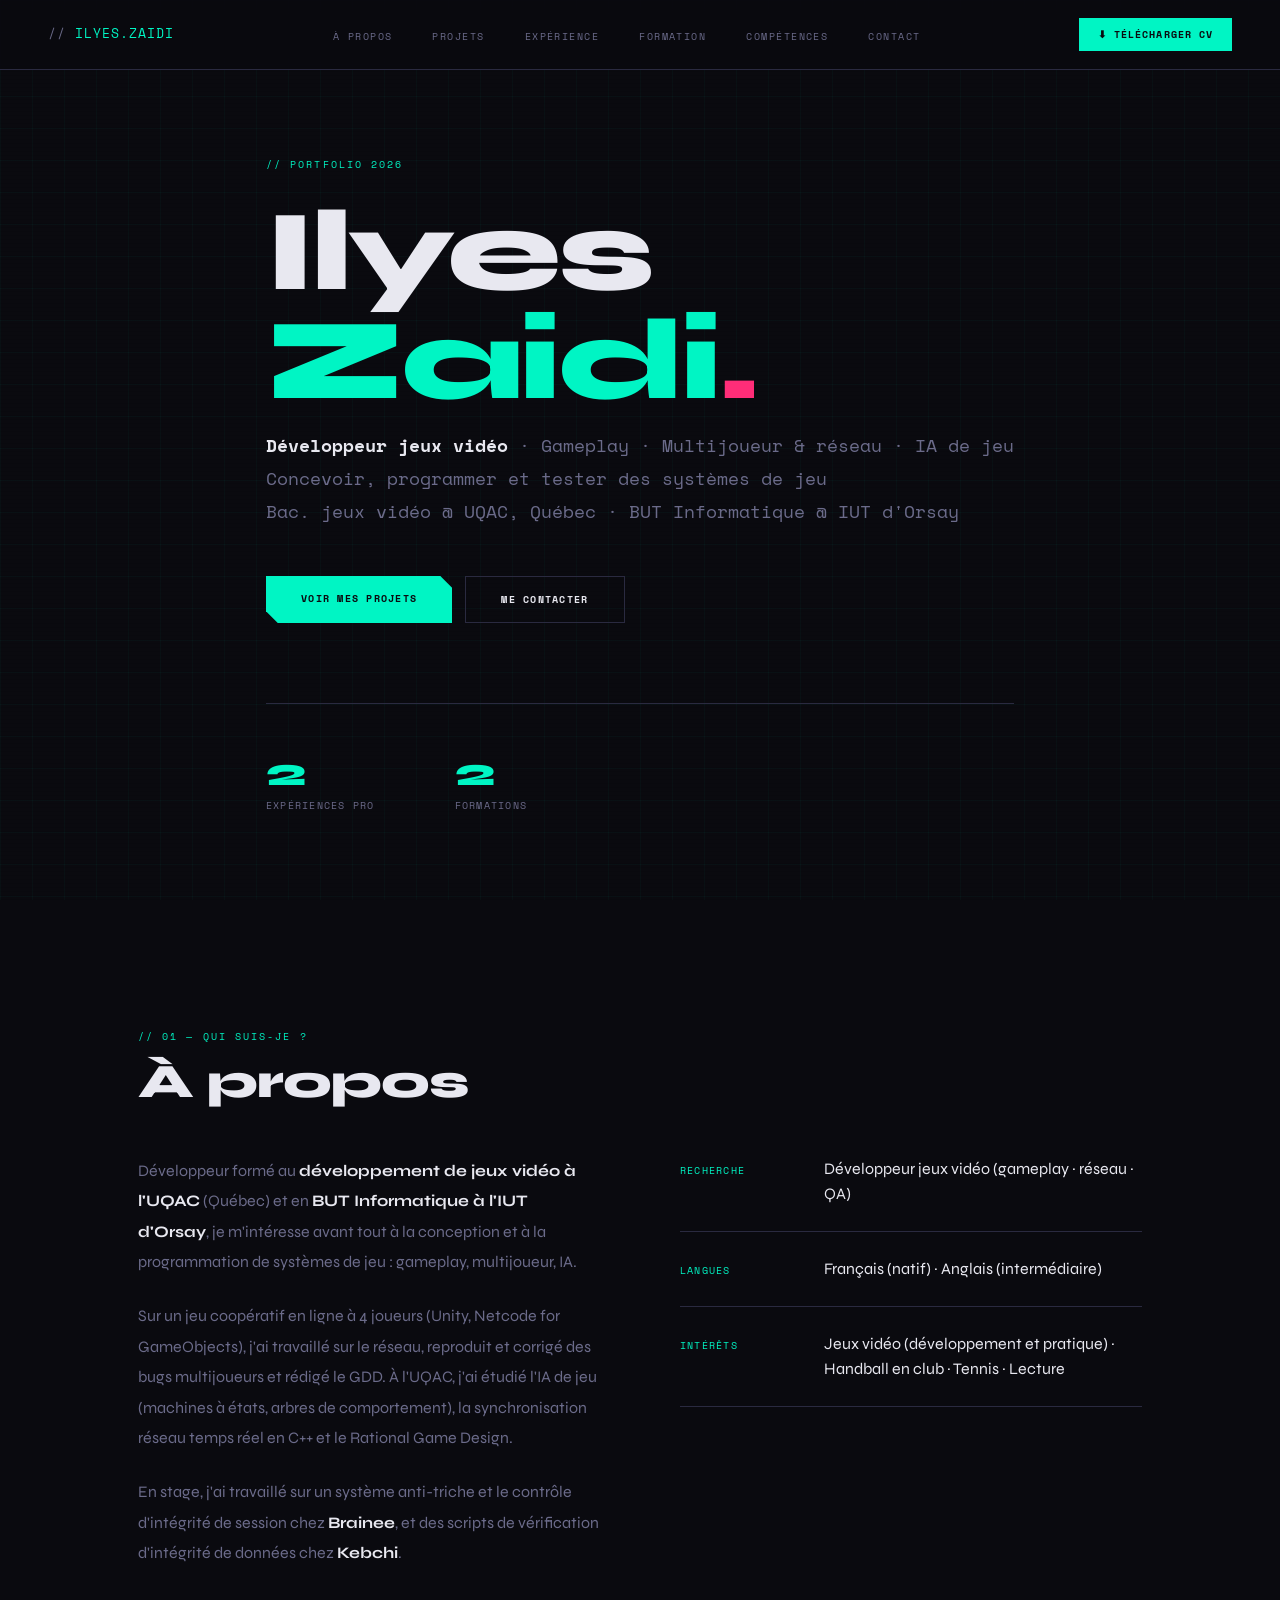
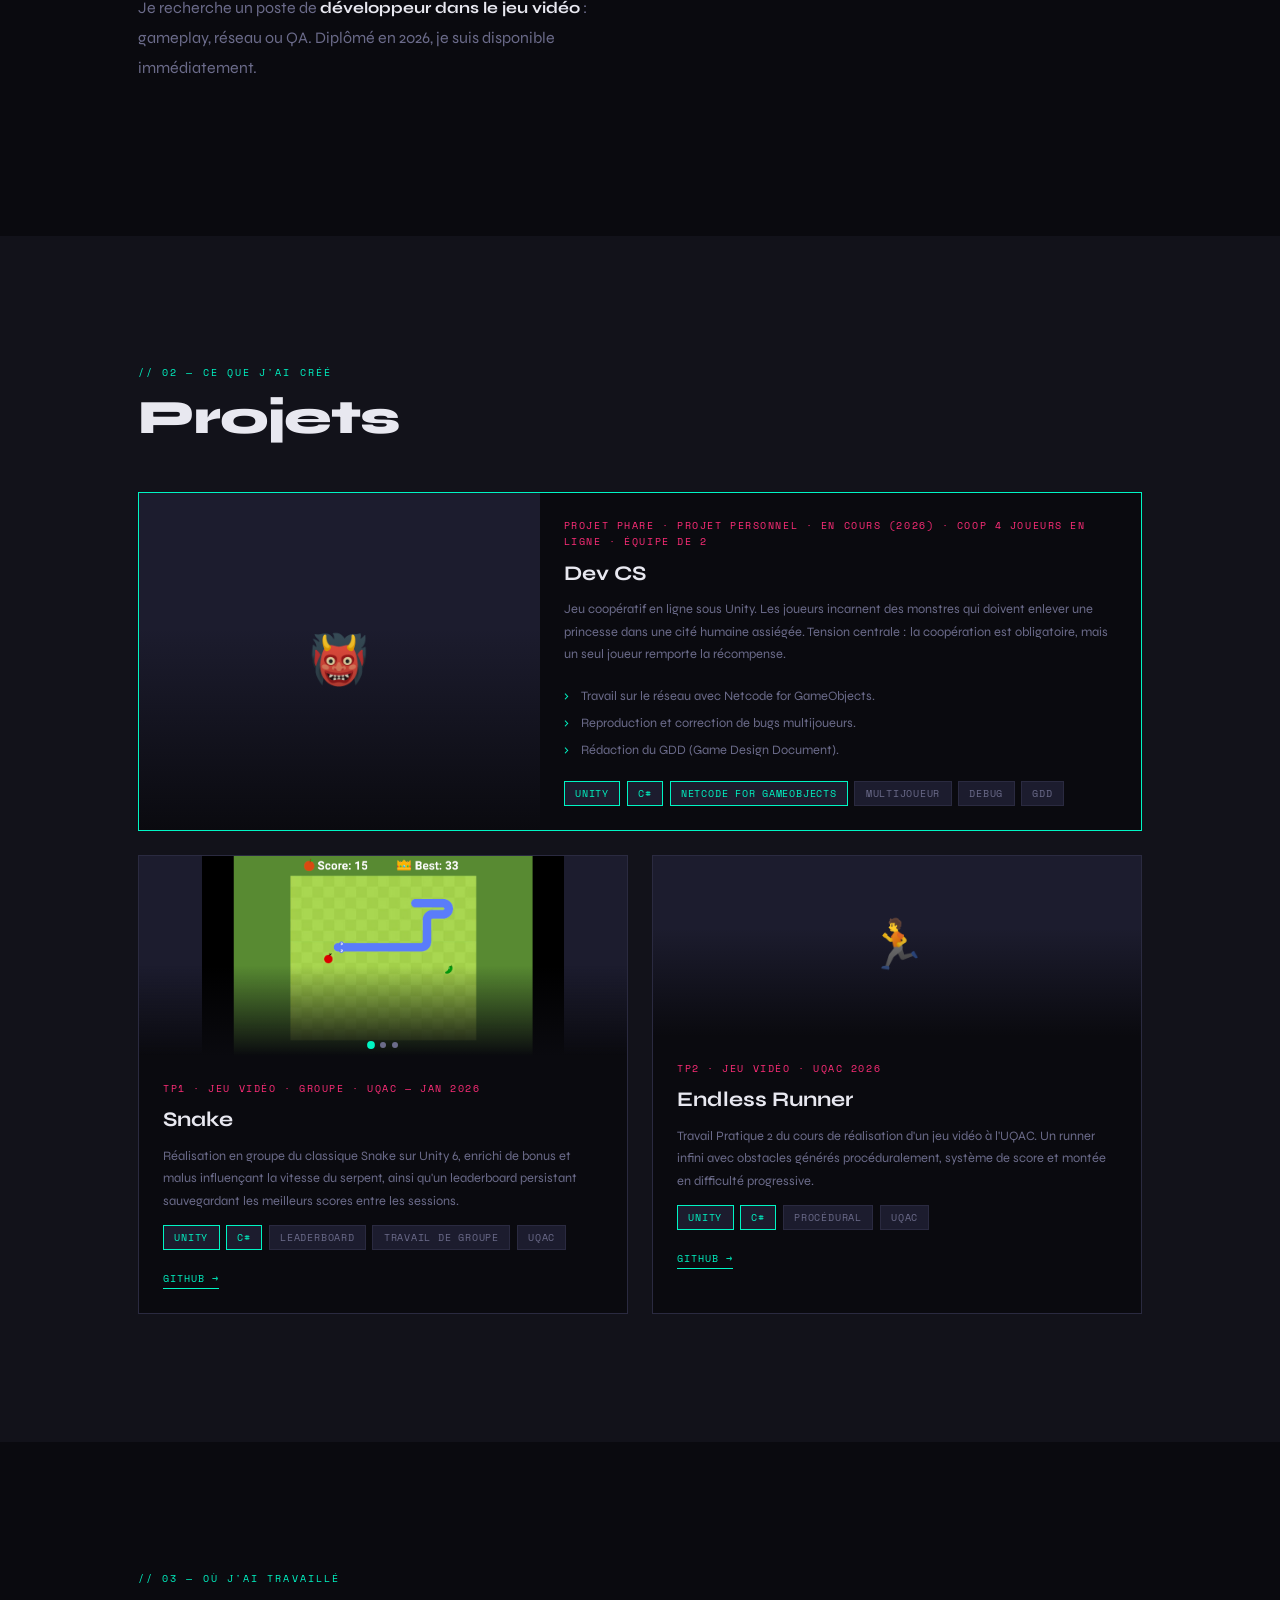
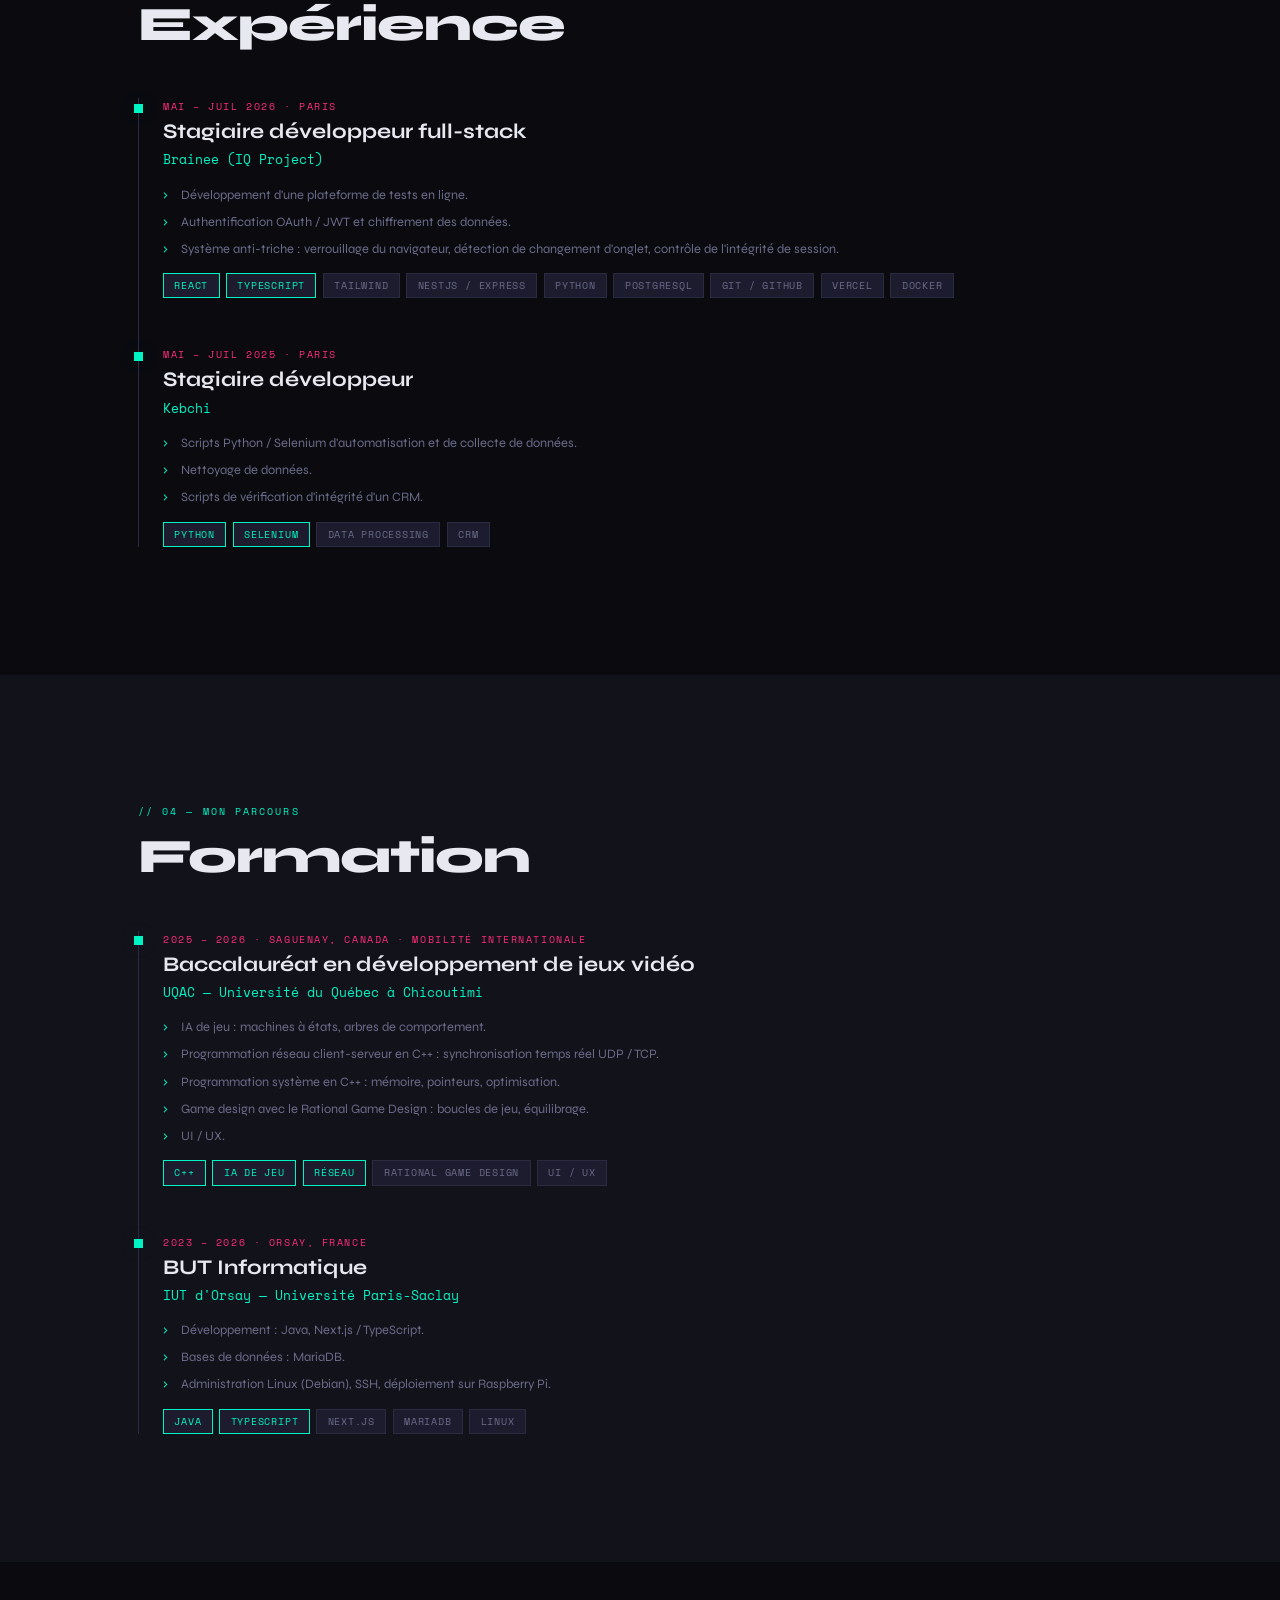
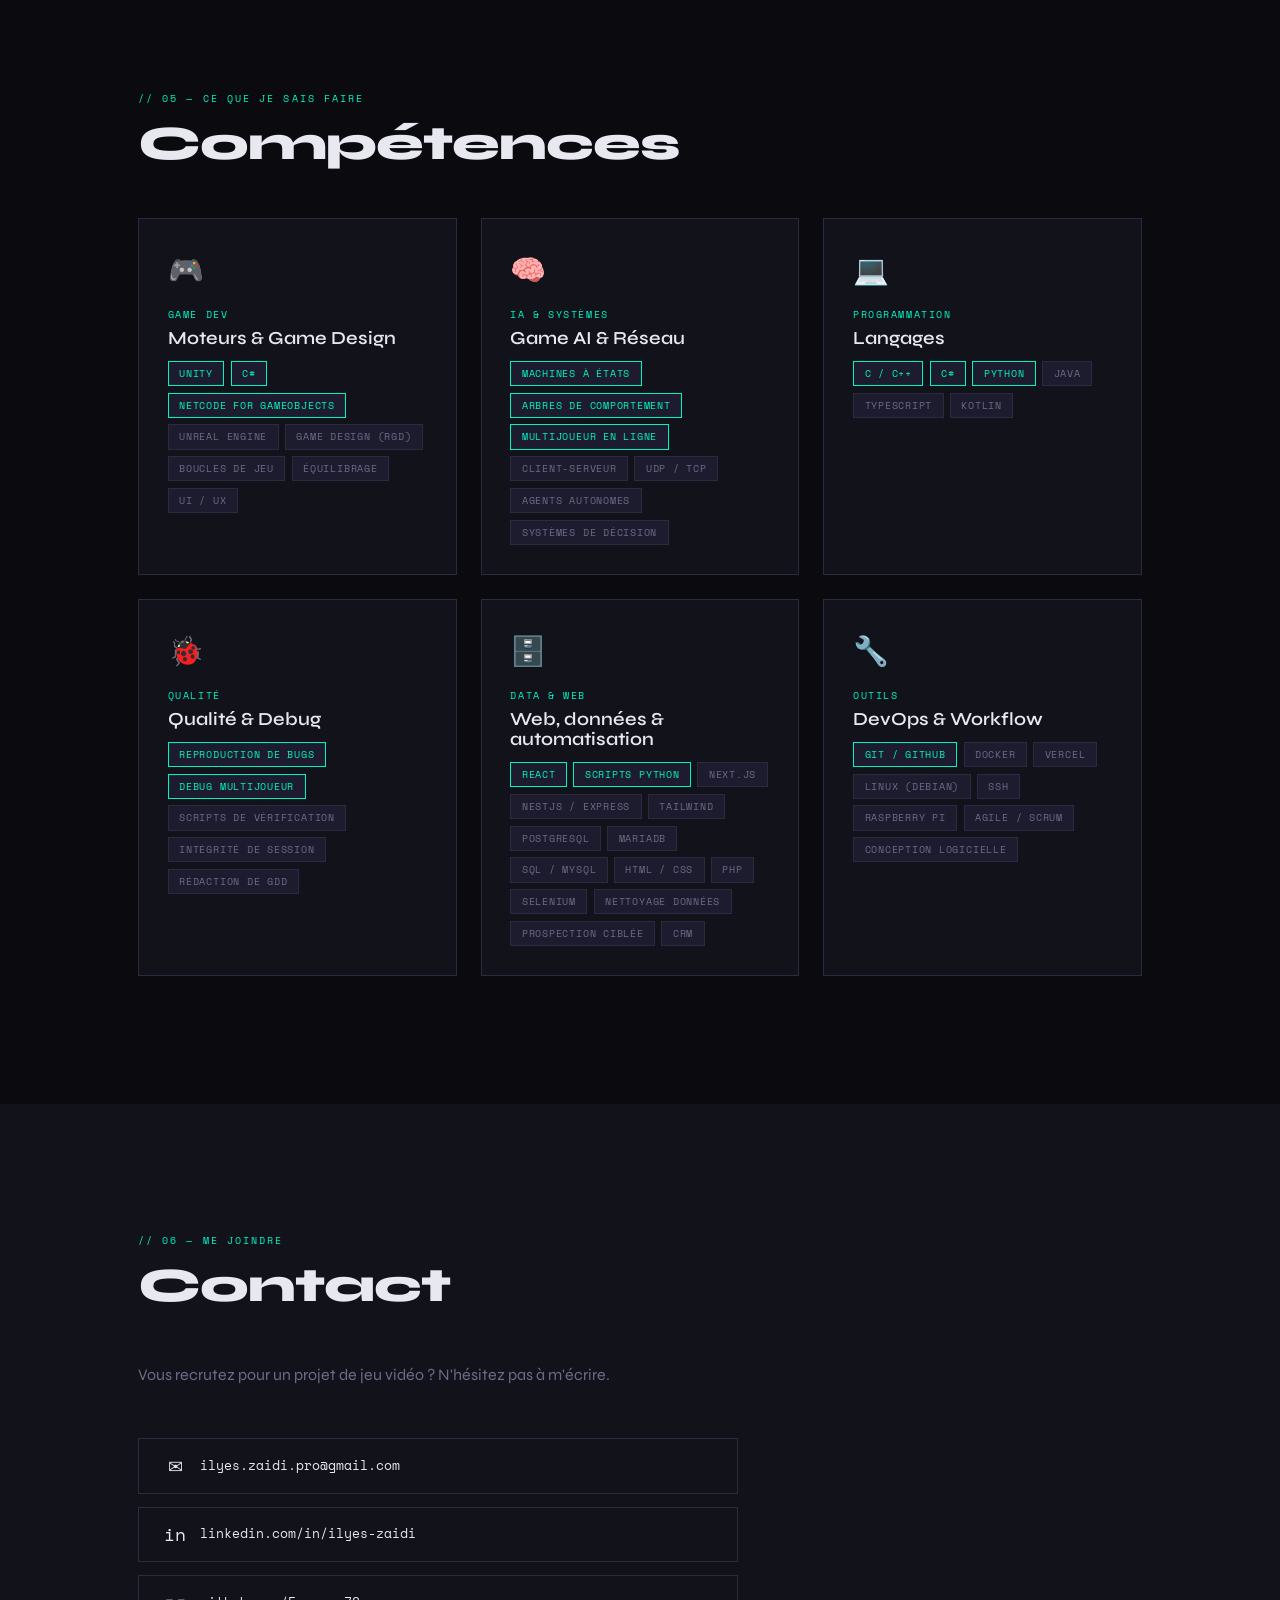
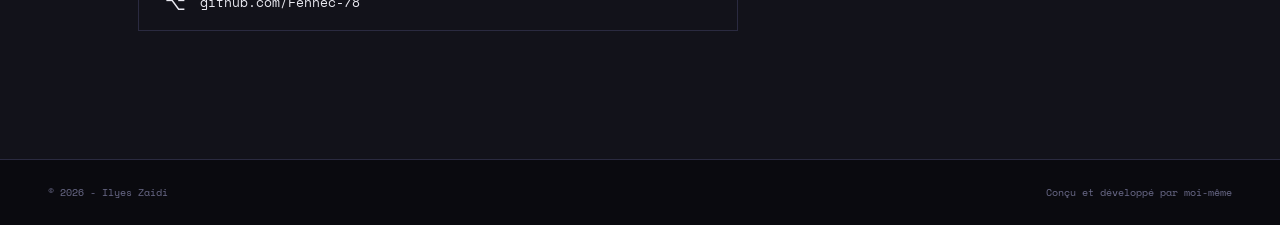
<file: index.html>
<!DOCTYPE html>
<html lang="fr">
<head>
  <meta charset="UTF-8" />
  <meta name="viewport" content="width=device-width, initial-scale=1.0" />
  <meta name="description" content="Portfolio de Ilyes Zaidi — Étudiant en informatique et développement de jeux vidéo" />
  <title>Portfolio - Ilyes Zaidi</title>

  <!-- Google Fonts -->
  <link rel="preconnect" href="https://fonts.googleapis.com" />
  <link rel="preconnect" href="https://fonts.gstatic.com" crossorigin />
  <link href="https://fonts.googleapis.com/css2?family=Space+Mono:ital,wght@0,400;0,700;1,400&family=Syne:wght@400;600;700;800&display=swap" rel="stylesheet" />

  <!-- CSS -->
  <link rel="stylesheet" href="css/variables.css" />
  <link rel="stylesheet" href="css/reset.css" />
  <link rel="stylesheet" href="css/layout.css" />
  <link rel="stylesheet" href="css/components.css" />
  <link rel="stylesheet" href="css/animations.css" />
  <link rel="stylesheet" href="css/carousel.css" />
</head>
<body>

  <!-- Arrière-plans décoratifs -->
  <div class="bg-grid" aria-hidden="true"></div>
  <div class="bg-scanline" aria-hidden="true"></div>

  <!-- ========== NAVIGATION ========== -->
  <nav class="navbar" id="navbar">
    <a href="#hero" class="nav-logo">
      <span class="nav-logo__slash">//</span> ILYES.ZAIDI
    </a>
    <button class="nav-toggle" id="navToggle" aria-label="Menu">
      <span></span><span></span><span></span>
    </button>
    <ul class="nav-links" id="navLinks">
      <li><a href="#about" class="nav-link">À propos</a></li>
      <li><a href="#projects" class="nav-link">Projets</a></li>
      <li><a href="#experience" class="nav-link">Expérience</a></li>
      <li><a href="#education" class="nav-link">Formation</a></li>
      <li><a href="#skills" class="nav-link">Compétences</a></li>
      <li><a href="#contact" class="nav-link">Contact</a></li>
    </ul>
    <a href="CV_Zaidi_Ilyes.pdf" download class="cv-btn">
      ⬇ Télécharger CV
    </a>
  </nav>

  <main>

    <!-- ========== HERO ========== -->
    <section id="hero" class="hero">
      <div class="hero__inner container">
        <p class="hero__tag animate-fadeup" style="--delay: 0.1s">// Portfolio 2026</p>
        <h1 class="hero__name animate-fadeup" style="--delay: 0.3s">
          Ilyes<br>
          <span class="text-accent">Zaidi</span><span class="text-accent2">.</span>
        </h1>
        <p class="hero__subtitle animate-fadeup" style="--delay: 0.5s">
          <strong>Développeur jeux vidéo</strong> · Gameplay · Multijoueur &amp; réseau · IA de jeu<br>
          Concevoir, programmer et tester des systèmes de jeu<br>
          Bac. jeux vidéo @ UQAC, Québec · BUT Informatique @ IUT d'Orsay
        </p>
        <div class="hero__cta animate-fadeup" style="--delay: 0.7s">
          <a href="#projects" class="btn btn--primary">Voir mes projets</a>
          <a href="#contact" class="btn btn--ghost">Me contacter</a>
        </div>
        <div class="hero__stats animate-fadeup" style="--delay: 0.9s">
          <div class="stat">
            <span class="stat__num" data-count="2">0</span>
            <p class="stat__label">Expériences pro</p>
          </div>
          <div class="stat">
            <span class="stat__num" data-count="2">0</span>
            <p class="stat__label">Formations</p>
          </div>
        </div>
      </div>
    </section>

    <!-- ========== ABOUT ========== -->
    <section id="about" class="section">
      <div class="container">
        <p class="section__label">// 01 — Qui suis-je ?</p>
        <h2 class="section__title">À propos</h2>
        <div class="about-grid">
          <div class="about__text">
            <p>Développeur formé au <strong>développement de jeux vidéo à l'UQAC</strong> (Québec) et en <strong>BUT Informatique à l'IUT d'Orsay</strong>, je m'intéresse avant tout à la conception et à la programmation de systèmes de jeu : gameplay, multijoueur, IA.</p>
            <p>Sur un jeu coopératif en ligne à 4 joueurs (Unity, Netcode for GameObjects), j'ai travaillé sur le réseau, reproduit et corrigé des bugs multijoueurs et rédigé le GDD. À l'UQAC, j'ai étudié l'IA de jeu (machines à états, arbres de comportement), la synchronisation réseau temps réel en C++ et le Rational Game Design.</p>
            <p>En stage, j'ai travaillé sur un système anti-triche et le contrôle d'intégrité de session chez <strong>Brainee</strong>, et des scripts de vérification d'intégrité de données chez <strong>Kebchi</strong>.</p>
            <p>Je recherche un poste de <strong>développeur dans le jeu vidéo</strong> : gameplay, réseau ou QA. Diplômé en 2026, je suis disponible immédiatement.</p>
          </div>
          <div class="about__info">
            <div class="info-row">
              <span class="info-row__key">Recherche</span>
              <span class="info-row__val">Développeur jeux vidéo (gameplay · réseau · QA)</span>
            </div>
            <div class="info-row">
              <span class="info-row__key">Langues</span>
              <span class="info-row__val">Français (natif) · Anglais (intermédiaire)</span>
            </div>
            <div class="info-row">
              <span class="info-row__key">Intérêts</span>
              <span class="info-row__val">Jeux vidéo (développement et pratique) · Handball en club · Tennis · Lecture</span>
            </div>
          </div>
        </div>
      </div>
    </section>

    <!-- ========== PROJECTS ========== -->
    <section id="projects" class="section section--surface">
      <div class="container">
        <p class="section__label">// 02 — Ce que j'ai créé</p>
        <h2 class="section__title">Projets</h2>
        <div class="projects-grid">

          <article class="project-card project-card--featured">
            <div class="project-card__thumb" data-emoji="👹"></div>
            <div class="project-card__body">
              <p class="project-card__type">Projet phare · Projet personnel · En cours (2026) · Coop 4 joueurs en ligne · Équipe de 2</p>
              <h3 class="project-card__title">Dev CS</h3>
              <p class="project-card__desc">Jeu coopératif en ligne sous Unity. Les joueurs incarnent des monstres qui doivent enlever une princesse dans une cité humaine assiégée. Tension centrale : la coopération est obligatoire, mais un seul joueur remporte la récompense.</p>
              <ul class="timeline-item__list">
                <li>Travail sur le réseau avec Netcode for GameObjects.</li>
                <li>Reproduction et correction de bugs multijoueurs.</li>
                <li>Rédaction du GDD (Game Design Document).</li>
              </ul>
              <div class="tags">
                <span class="tag tag--hot">Unity</span>
                <span class="tag tag--hot">C#</span>
                <span class="tag tag--hot">Netcode for GameObjects</span>
                <span class="tag">Multijoueur</span>
                <span class="tag">Debug</span>
                <span class="tag">GDD</span>
              </div>
            </div>
          </article>

          <article class="project-card">
            <div class="carousel" data-carousel>
              <div class="carousel__track">
                <div class="carousel__slide">
                  <img src="images/snake/game.png" alt="Snake — gameplay" />
                </div>
                <div class="carousel__slide">
                  <img src="images/snake/gameOver.png" alt="Snake — game over" />
                </div>
                <div class="carousel__slide">
                  <img src="images/snake/menu.png" alt="Snake — menu" />
                </div>
              </div>
              <button class="carousel__btn carousel__btn--prev" aria-label="Image précédente">&#8592;</button>
              <button class="carousel__btn carousel__btn--next" aria-label="Image suivante">&#8594;</button>
              <div class="carousel__dots"></div>
            </div>
            <div class="project-card__body">
              <p class="project-card__type">TP1 · Jeu Vidéo · Groupe · UQAC — Jan 2026</p>
              <h3 class="project-card__title">Snake</h3>
              <p class="project-card__desc">Réalisation en groupe du classique Snake sur Unity 6, enrichi de bonus et malus influençant la vitesse du serpent, ainsi qu'un leaderboard persistant sauvegardant les meilleurs scores entre les sessions.</p>
              <div class="tags">
                <span class="tag tag--hot">Unity</span>
                <span class="tag tag--hot">C#</span>
                <span class="tag">Leaderboard</span>
                <span class="tag">Travail de groupe</span>
                <span class="tag">UQAC</span>
              </div>
              <div class="project-card__links">
                <a href="https://github.com/BASile15/Snake" target="_blank" class="link-arrow">GitHub →</a>
              </div>
            </div>
          </article>

          <article class="project-card">
            <div class="project-card__thumb" data-emoji="🏃"></div>
            <div class="project-card__body">
              <p class="project-card__type">TP2 · Jeu Vidéo · UQAC 2026</p>
              <h3 class="project-card__title">Endless Runner</h3>
              <p class="project-card__desc">Travail Pratique 2 du cours de réalisation d'un jeu vidéo à l'UQAC. Un runner infini avec obstacles générés procéduralement, système de score et montée en difficulté progressive.</p>
              <div class="tags">
                <span class="tag tag--hot">Unity</span>
                <span class="tag tag--hot">C#</span>
                <span class="tag">Procédural</span>
                <span class="tag">UQAC</span>
              </div>
              <div class="project-card__links">
                <a href="https://github.com/BASile15/EndlessRunner" target="_blank" class="link-arrow">GitHub →</a>
              </div>
            </div>
          </article>

        </div>
      </div>
    </section>

    <!-- ========== EXPERIENCE ========== -->
    <section id="experience" class="section">
      <div class="container">
        <p class="section__label">// 03 — Où j'ai travaillé</p>
        <h2 class="section__title">Expérience</h2>
        <ol class="timeline">

          <li class="timeline-item">
            <p class="timeline-item__meta">Mai – Juil 2026 · Paris</p>
            <h3 class="timeline-item__title">Stagiaire développeur full-stack</h3>
            <p class="timeline-item__org">Brainee (IQ Project)</p>
            <ul class="timeline-item__list">
              <li>Développement d'une plateforme de tests en ligne.</li>
              <li>Authentification OAuth / JWT et chiffrement des données.</li>
              <li>Système anti-triche : verrouillage du navigateur, détection de changement d'onglet, contrôle de l'intégrité de session.</li>
            </ul>
            <div class="tags">
              <span class="tag tag--hot">React</span>
              <span class="tag tag--hot">TypeScript</span>
              <span class="tag">Tailwind</span>
              <span class="tag">NestJS / Express</span>
              <span class="tag">Python</span>
              <span class="tag">PostgreSQL</span>
              <span class="tag">Git / GitHub</span>
              <span class="tag">Vercel</span>
              <span class="tag">Docker</span>
            </div>
          </li>

          <li class="timeline-item">
            <p class="timeline-item__meta">Mai – Juil 2025 · Paris</p>
            <h3 class="timeline-item__title">Stagiaire développeur</h3>
            <p class="timeline-item__org">Kebchi</p>
            <ul class="timeline-item__list">
              <li>Scripts Python / Selenium d'automatisation et de collecte de données.</li>
              <li>Nettoyage de données.</li>
              <li>Scripts de vérification d'intégrité d'un CRM.</li>
            </ul>
            <div class="tags">
              <span class="tag tag--hot">Python</span>
              <span class="tag tag--hot">Selenium</span>
              <span class="tag">Data processing</span>
              <span class="tag">CRM</span>
            </div>
          </li>

        </ol>
      </div>
    </section>

    <!-- ========== EDUCATION ========== -->
    <section id="education" class="section section--surface">
      <div class="container">
        <p class="section__label">// 04 — Mon parcours</p>
        <h2 class="section__title">Formation</h2>
        <ol class="timeline">

          <li class="timeline-item">
            <p class="timeline-item__meta">2025 – 2026 · Saguenay, Canada · Mobilité internationale</p>
            <h3 class="timeline-item__title">Baccalauréat en développement de jeux vidéo</h3>
            <p class="timeline-item__org">UQAC — Université du Québec à Chicoutimi</p>
            <ul class="timeline-item__list">
              <li>IA de jeu : machines à états, arbres de comportement.</li>
              <li>Programmation réseau client-serveur en C++ : synchronisation temps réel UDP / TCP.</li>
              <li>Programmation système en C++ : mémoire, pointeurs, optimisation.</li>
              <li>Game design avec le Rational Game Design : boucles de jeu, équilibrage.</li>
              <li>UI / UX.</li>
            </ul>
            <div class="tags">
              <span class="tag tag--hot">C++</span>
              <span class="tag tag--hot">IA de jeu</span>
              <span class="tag tag--hot">Réseau</span>
              <span class="tag">Rational Game Design</span>
              <span class="tag">UI / UX</span>
            </div>
          </li>

          <li class="timeline-item">
            <p class="timeline-item__meta">2023 – 2026 · Orsay, France</p>
            <h3 class="timeline-item__title">BUT Informatique</h3>
            <p class="timeline-item__org">IUT d'Orsay — Université Paris-Saclay</p>
            <ul class="timeline-item__list">
              <li>Développement : Java, Next.js / TypeScript.</li>
              <li>Bases de données : MariaDB.</li>
              <li>Administration Linux (Debian), SSH, déploiement sur Raspberry Pi.</li>
            </ul>
            <div class="tags">
              <span class="tag tag--hot">Java</span>
              <span class="tag tag--hot">TypeScript</span>
              <span class="tag">Next.js</span>
              <span class="tag">MariaDB</span>
              <span class="tag">Linux</span>
            </div>
          </li>

        </ol>
      </div>
    </section>

    <!-- ========== SKILLS ========== -->
    <section id="skills" class="section">
      <div class="container">
        <p class="section__label">// 05 — Ce que je sais faire</p>
        <h2 class="section__title">Compétences</h2>
        <div class="skills-grid">

          <div class="skill-card">
            <div class="skill-card__icon">🎮</div>
            <p class="skill-card__cat">Game Dev</p>
            <h3 class="skill-card__name">Moteurs &amp; Game Design</h3>
            <div class="tags">
              <span class="tag tag--hot">Unity</span>
              <span class="tag tag--hot">C#</span>
              <span class="tag tag--hot">Netcode for GameObjects</span>
              <span class="tag">Unreal Engine</span>
              <span class="tag">Game Design (RGD)</span>
              <span class="tag">Boucles de jeu</span>
              <span class="tag">Équilibrage</span>
              <span class="tag">UI / UX</span>
            </div>
          </div>

          <div class="skill-card">
            <div class="skill-card__icon">🧠</div>
            <p class="skill-card__cat">IA &amp; Systèmes</p>
            <h3 class="skill-card__name">Game AI &amp; Réseau</h3>
            <div class="tags">
              <span class="tag tag--hot">Machines à états</span>
              <span class="tag tag--hot">Arbres de comportement</span>
              <span class="tag tag--hot">Multijoueur en ligne</span>
              <span class="tag">Client-serveur</span>
              <span class="tag">UDP / TCP</span>
              <span class="tag">Agents autonomes</span>
              <span class="tag">Systèmes de décision</span>
            </div>
          </div>

          <div class="skill-card">
            <div class="skill-card__icon">💻</div>
            <p class="skill-card__cat">Programmation</p>
            <h3 class="skill-card__name">Langages</h3>
            <div class="tags">
              <span class="tag tag--hot">C / C++</span>
              <span class="tag tag--hot">C#</span>
              <span class="tag tag--hot">Python</span>
              <span class="tag">Java</span>
              <span class="tag">TypeScript</span>
              <span class="tag">Kotlin</span>
            </div>
          </div>

          <div class="skill-card">
            <div class="skill-card__icon">🐞</div>
            <p class="skill-card__cat">Qualité</p>
            <h3 class="skill-card__name">Qualité &amp; Debug</h3>
            <div class="tags">
              <span class="tag tag--hot">Reproduction de bugs</span>
              <span class="tag tag--hot">Debug multijoueur</span>
              <span class="tag">Scripts de vérification</span>
              <span class="tag">Intégrité de session</span>
              <span class="tag">Rédaction de GDD</span>
            </div>
          </div>

          <div class="skill-card">
            <div class="skill-card__icon">🗄️</div>
            <p class="skill-card__cat">Data &amp; Web</p>
            <h3 class="skill-card__name">Web, données &amp; automatisation</h3>
            <div class="tags">
              <span class="tag tag--hot">React</span>
              <span class="tag tag--hot">Scripts Python</span>
              <span class="tag">Next.js</span>
              <span class="tag">NestJS / Express</span>
              <span class="tag">Tailwind</span>
              <span class="tag">PostgreSQL</span>
              <span class="tag">MariaDB</span>
              <span class="tag">SQL / MySQL</span>
              <span class="tag">HTML / CSS</span>
              <span class="tag">PHP</span>
              <span class="tag">Selenium</span>
              <span class="tag">Nettoyage données</span>
              <span class="tag">Prospection ciblée</span>
              <span class="tag">CRM</span>
            </div>
          </div>

          <div class="skill-card">
            <div class="skill-card__icon">🔧</div>
            <p class="skill-card__cat">Outils</p>
            <h3 class="skill-card__name">DevOps &amp; Workflow</h3>
            <div class="tags">
              <span class="tag tag--hot">Git / GitHub</span>
              <span class="tag">Docker</span>
              <span class="tag">Vercel</span>
              <span class="tag">Linux (Debian)</span>
              <span class="tag">SSH</span>
              <span class="tag">Raspberry Pi</span>
              <span class="tag">Agile / Scrum</span>
              <span class="tag">Conception logicielle</span>
            </div>
          </div>

        </div>
      </div>
    </section>

    <!-- ========== CONTACT ========== -->
    <section id="contact" class="section section--surface">
      <div class="container">
        <p class="section__label">// 06 — Me joindre</p>
        <h2 class="section__title">Contact</h2>
        <div class="contact-solo">

          <div class="contact__info">
            <p class="contact__intro">Vous recrutez pour un projet de jeu vidéo ? N'hésitez pas à m'écrire.</p>
            <nav class="contact-links" aria-label="Liens de contact">
              <a href="mailto:ilyes.zaidi.pro@gmail.com" class="contact-link">
                <span class="contact-link__icon">✉</span>
                <span>ilyes.zaidi.pro@gmail.com</span>
              </a>
              <a href="https://www.linkedin.com/in/ilyes-zaidi-499931293/" class="contact-link" target="_blank" rel="noopener">
                <span class="contact-link__icon">in</span>
                <span>linkedin.com/in/ilyes-zaidi</span>
              </a>
              <a href="https://github.com/Fennec-78" class="contact-link" target="_blank" rel="noopener">
                <span class="contact-link__icon">⌥</span>
                <span>github.com/Fennec-78</span>
              </a>
            </nav>
          </div>

        </div>
      </div>
    </section>

  </main>

  <!-- ========== FOOTER ========== -->
  <footer class="footer">
    <span>© 2026 - Ilyes Zaidi</span>
    <span>Conçu et développé par moi-même</span>
  </footer>

  <!-- JS -->
  <script src="js/nav.js"></script>
  <script src="js/animations.js"></script>
  <script src="js/carousel.js"></script>
</body>
</html>
</file>
<file: css/variables.css>
/* ==============================================
   variables.css — Design tokens globaux
   ============================================== */

:root {

  --color-bg:        #0a0a0f;
  --color-surface:   #12121a;
  --color-surface2:  #1c1c2e;
  --color-border:    #2a2a40;

  --color-text:      #e8e8f0;
  --color-muted:     #6b6b8a;

  --color-accent:    #00f5c4;
  --color-accent2:   #ff2d78;
  --color-accent3:   #7b5ea7;

  --font-display: 'Syne', sans-serif;
  --font-mono:    'Space Mono', monospace;

  --text-xs:   0.65rem;
  --text-sm:   0.8rem;
  --text-base: 1rem;
  --text-lg:   1.15rem;
  --text-xl:   1.3rem;
  --text-2xl:  1.8rem;
  --text-3xl:  2.5rem;

  --space-xs:  0.4rem;
  --space-sm:  0.8rem;
  --space-md:  1.5rem;
  --space-lg:  3rem;
  --space-xl:  5rem;
  --space-2xl: 8rem;

  --radius-sm: 2px;
  --radius-md: 4px;

  --shadow-glow: 0 0 24px rgba(0, 245, 196, 0.12);

  --transition-fast:   0.15s ease;
  --transition-normal: 0.3s ease;
  --transition-slow:   0.6s ease;

  --nav-height:    70px;
  --container-max: 1100px;
  --container-pad: 3rem;
}

@media (max-width: 768px) {
  :root {
    --container-pad: 1.5rem;
    --space-lg:      2rem;
    --space-xl:      3rem;
  }
}
</file>
<file: css/layout.css>
/* ==============================================
   layout.css — Structure, grilles, sections
   ============================================== */

.bg-grid {
  position: fixed;
  inset: 0;
  background-image:
    linear-gradient(rgba(0, 245, 196, 0.03) 1px, transparent 1px),
    linear-gradient(90deg, rgba(0, 245, 196, 0.03) 1px, transparent 1px);
  background-size: 32px 32px;
  pointer-events: none;
  z-index: 0;
}

.bg-scanline {
  position: fixed;
  inset: 0;
  background: repeating-linear-gradient(
    to bottom,
    transparent 0px,
    transparent 3px,
    rgba(0, 0, 0, 0.06) 3px,
    rgba(0, 0, 0, 0.06) 4px
  );
  pointer-events: none;
  z-index: 0;
  animation: scanMove 14s linear infinite;
}

.container {
  max-width: var(--container-max);
  margin-inline: auto;
  padding-inline: var(--container-pad);
}

.section {
  position: relative;
  z-index: 1;
  padding-block: var(--space-2xl);
}

.section--surface {
  background-color: var(--color-surface);
}

.section__label {
  font-family: var(--font-mono);
  font-size: var(--text-xs);
  color: var(--color-accent);
  letter-spacing: 0.2em;
  text-transform: uppercase;
  margin-bottom: var(--space-sm);
}

.section__title {
  font-size: clamp(2rem, 4vw, 3rem);
  font-weight: 800;
  letter-spacing: -0.02em;
  margin-bottom: var(--space-lg);
  line-height: 1.05;
}

.hero {
  position: relative;
  z-index: 1;
  min-height: 100vh;
  display: flex;
  flex-direction: column;
  justify-content: center;
}

.hero__inner {
  padding-top: var(--nav-height);
}

.hero__tag {
  font-family: var(--font-mono);
  font-size: var(--text-xs);
  color: var(--color-accent);
  letter-spacing: 0.2em;
  text-transform: uppercase;
  margin-bottom: var(--space-md);
}

.hero__name {
  font-size: clamp(3.5rem, 9vw, 7.5rem);
  font-weight: 800;
  letter-spacing: -0.03em;
  line-height: 0.95;
  margin-bottom: var(--space-sm);
}

.hero__subtitle {
  font-family: var(--font-mono);
  font-size: clamp(0.9rem, 1.5vw, 1.15rem);
  color: var(--color-muted);
  margin-bottom: var(--space-lg);
  line-height: 1.8;
}

.hero__subtitle strong {
  color: var(--color-text);
}

.hero__cta {
  display: flex;
  gap: var(--space-sm);
  flex-wrap: wrap;
}

.hero__stats {
  display: flex;
  gap: var(--space-xl);
  margin-top: var(--space-xl);
  padding-top: var(--space-lg);
  border-top: 1px solid var(--color-border);
  flex-wrap: wrap;
}

.stat__num {
  display: block;
  font-size: var(--text-3xl);
  font-weight: 800;
  color: var(--color-accent);
  line-height: 1;
}

.stat__label {
  font-family: var(--font-mono);
  font-size: var(--text-xs);
  color: var(--color-muted);
  text-transform: uppercase;
  letter-spacing: 0.12em;
  margin-top: 0.3rem;
}

.about-grid {
  display: grid;
  grid-template-columns: 1fr 1fr;
  gap: var(--space-xl);
  align-items: start;
}

.about__text p {
  color: var(--color-muted);
  margin-bottom: var(--space-md);
  font-size: var(--text-base);
  line-height: 1.9;
}

.about__text p strong {
  color: var(--color-text);
}

.skills-grid {
  display: grid;
  grid-template-columns: repeat(3, 1fr);
  gap: var(--space-md);
}

.projects-grid {
  display: grid;
  grid-template-columns: repeat(2, 1fr);
  gap: var(--space-md);
}

.contact-grid {
  display: grid;
  grid-template-columns: 1fr 1fr;
  gap: var(--space-xl);
  align-items: start;
}

.contact__intro {
  color: var(--color-muted);
  line-height: 1.9;
  margin-bottom: var(--space-lg);
  font-size: var(--text-base);
}

.footer {
  position: relative;
  z-index: 1;
  border-top: 1px solid var(--color-border);
  padding: var(--space-md) var(--container-pad);
  display: flex;
  justify-content: space-between;
  align-items: center;
  flex-wrap: wrap;
  gap: var(--space-sm);
  font-family: var(--font-mono);
  font-size: var(--text-xs);
  color: var(--color-muted);
}

.footer__tagline {
  color: var(--color-accent);
}

@media (max-width: 900px) {
  .skills-grid {
    grid-template-columns: repeat(2, 1fr);
  }
  .about-grid,
  .contact-grid {
    grid-template-columns: 1fr;
    gap: var(--space-lg);
  }
}

@media (max-width: 640px) {
  .skills-grid,
  .projects-grid {
    grid-template-columns: 1fr;
  }
  .hero__stats {
    gap: var(--space-lg);
  }
  .footer {
    flex-direction: column;
    text-align: center;
  }
}
</file>
<file: css/components.css>
/* ==============================================
   components.css — Composants UI réutilisables
   ============================================== */
   
/* ---- Helpers ---- */
.text-accent  { color: var(--color-accent); }
.text-accent2 { color: var(--color-accent2); }

/* ---- Placeholder à compléter ---- */
.todo {
  display: inline-block;
  align-self: flex-start;
  font-family: var(--font-mono);
  font-size: var(--text-xs);
  color: var(--color-accent2);
  border: 1px dashed var(--color-accent2);
  padding: 0.15rem 0.5rem;
  letter-spacing: 0.04em;
}

/* ---- Navbar ---- */
.navbar {
  position: fixed;
  top: 0; left: 0; right: 0;
  z-index: 100;
  height: var(--nav-height);
  display: flex;
  align-items: center;
  justify-content: space-between;
  padding-inline: var(--container-pad);
  background: rgba(10, 10, 15, 0.88);
  backdrop-filter: blur(14px);
  -webkit-backdrop-filter: blur(14px);
  border-bottom: 1px solid var(--color-border);
  transition: box-shadow var(--transition-normal);
}

.navbar.scrolled {
  box-shadow: 0 4px 30px rgba(0, 0, 0, 0.4);
}

.nav-logo {
  font-family: var(--font-mono);
  font-size: var(--text-sm);
  color: var(--color-accent);
  letter-spacing: 0.08em;
  white-space: nowrap;
}

.nav-logo__slash {
  color: var(--color-muted);
}

.nav-links {
  display: flex;
  gap: 2.5rem;
}

.nav-link {
  font-family: var(--font-mono);
  font-size: var(--text-xs);
  color: var(--color-muted);
  letter-spacing: 0.14em;
  text-transform: uppercase;
  white-space: nowrap;
  transition: color var(--transition-fast);
  position: relative;
}

.nav-link::after {
  content: '';
  position: absolute;
  bottom: -4px; left: 0;
  width: 0; height: 2px;
  background: var(--color-accent);
  transition: width var(--transition-normal);
}

.nav-link:hover,
.nav-link.active {
  color: var(--color-accent);
}

.nav-link:hover::after,
.nav-link.active::after {
  width: 100%;
}

.cv-btn {
  display: inline-block;
  background: var(--color-accent);
  color: var(--color-bg);
  font-family: var(--font-mono);
  font-size: var(--text-xs);
  font-weight: 700;
  letter-spacing: 0.1em;
  padding: 0.5rem 1.2rem;
  text-transform: uppercase;
  text-decoration: none;
  transition: all var(--transition-fast);
  white-space: nowrap;
}
 
.cv-btn:hover {
  background: transparent;
  color: var(--color-accent);
  outline: 1px solid var(--color-accent);
}
 
.nav-toggle {
  display: none;
  flex-direction: column;
  gap: 5px;
  padding: 4px;
}

.nav-toggle span {
  display: block;
  width: 22px; height: 2px;
  background: var(--color-text);
  transition: transform var(--transition-normal), opacity var(--transition-fast);
}

.nav-toggle.open span:nth-child(1) { transform: translateY(7px) rotate(45deg); }
.nav-toggle.open span:nth-child(2) { opacity: 0; }
.nav-toggle.open span:nth-child(3) { transform: translateY(-7px) rotate(-45deg); }

@media (max-width: 1024px) {
  .nav-toggle { display: flex; }

  .nav-links {
    position: absolute;
    top: var(--nav-height);
    left: 0; right: 0;
    flex-direction: column;
    gap: 0;
    background: var(--color-surface);
    border-bottom: 1px solid var(--color-border);
    padding: var(--space-md) var(--container-pad);
    transform: translateY(-110%);
    opacity: 0;
    transition: transform var(--transition-normal), opacity var(--transition-normal);
    pointer-events: none;
  }

  .nav-links.open {
    transform: translateY(0);
    opacity: 1;
    pointer-events: all;
  }

  .nav-link {
    padding-block: 0.8rem;
    font-size: var(--text-sm);
  }

  .btn-print { display: none; }
}

/* ---- Boutons ---- */
.btn {
  display: inline-block;
  font-family: var(--font-mono);
  font-size: var(--text-xs);
  font-weight: 700;
  letter-spacing: 0.12em;
  text-transform: uppercase;
  padding: 0.9rem 2.2rem;
  transition: all var(--transition-fast);
  white-space: nowrap;
}

.btn--primary {
  background: var(--color-accent);
  color: var(--color-bg);
  clip-path: polygon(0 0, calc(100% - 12px) 0, 100% 12px, 100% 100%, 12px 100%, 0 calc(100% - 12px));
}

.btn--primary:hover { opacity: 0.85; }

.btn--ghost {
  background: transparent;
  color: var(--color-text);
  border: 1px solid var(--color-border);
}

.btn--ghost:hover {
  border-color: var(--color-accent);
  color: var(--color-accent);
}

.btn-print {
  background: transparent;
  border: 1px solid var(--color-accent);
  color: var(--color-accent);
  font-family: var(--font-mono);
  font-size: var(--text-xs);
  letter-spacing: 0.1em;
  padding: 0.5rem 1.2rem;
  text-transform: uppercase;
  transition: all var(--transition-fast);
}

.btn-print:hover {
  background: var(--color-accent);
  color: var(--color-bg);
}

/* ---- Info rows (About) ---- */
.about__info {
  display: flex;
  flex-direction: column;
  gap: var(--space-md);
}

.info-row {
  display: flex;
  gap: var(--space-md);
  align-items: baseline;
  padding-bottom: var(--space-md);
  border-bottom: 1px solid var(--color-border);
}

.info-row__key {
  font-family: var(--font-mono);
  font-size: var(--text-xs);
  color: var(--color-accent);
  text-transform: uppercase;
  letter-spacing: 0.12em;
  min-width: 120px;
  flex-shrink: 0;
}

.info-row__val {
  font-size: var(--text-base);
  color: var(--color-text);
}

/* ---- Tags ---- */
.tags {
  display: flex;
  flex-wrap: wrap;
  gap: var(--space-xs);
}

.tag {
  background: var(--color-surface2);
  border: 1px solid var(--color-border);
  color: var(--color-muted);
  font-family: var(--font-mono);
  font-size: 0.6rem;
  padding: 0.25rem 0.65rem;
  text-transform: uppercase;
  letter-spacing: 0.08em;
  transition: border-color var(--transition-fast), color var(--transition-fast);
}

.tag--hot {
  border-color: var(--color-accent);
  color: var(--color-accent);
}

/* ---- Skill cards ---- */
.skill-card {
  background: var(--color-surface);
  border: 1px solid var(--color-border);
  padding: 1.8rem;
  position: relative;
  overflow: hidden;
  transition: border-color var(--transition-normal), box-shadow var(--transition-normal);
}

.skill-card::before {
  content: '';
  position: absolute;
  top: 0; left: 0;
  width: 3px;
  height: 100%;
  background: var(--color-accent);
  transform: scaleY(0);
  transform-origin: bottom;
  transition: transform var(--transition-normal);
}

.skill-card:hover {
  border-color: var(--color-accent);
  box-shadow: var(--shadow-glow);
}

.skill-card:hover::before {
  transform: scaleY(1);
}

.skill-card__icon {
  font-size: 1.8rem;
  margin-bottom: var(--space-sm);
  display: block;
}

.skill-card__cat {
  font-family: var(--font-mono);
  font-size: var(--text-xs);
  color: var(--color-accent);
  text-transform: uppercase;
  letter-spacing: 0.15em;
  margin-bottom: 0.3rem;
}

.skill-card__name {
  font-size: var(--text-lg);
  font-weight: 600;
  margin-bottom: var(--space-sm);
}

/* ---- Project cards ---- */
.project-card {
  background: var(--color-bg);
  border: 1px solid var(--color-border);
  overflow: hidden;
  transition: border-color var(--transition-normal), transform var(--transition-normal);
}

.project-card:hover {
  border-color: var(--color-accent2);
  transform: translateY(-5px);
}

.project-card__thumb {
  width: 100%;
  height: 180px;
  background: var(--color-surface2);
  display: flex;
  align-items: center;
  justify-content: center;
  font-size: 3rem;
  position: relative;
}

.project-card__thumb::before {
  content: attr(data-emoji);
  font-size: 3rem;
}

.project-card__thumb::after {
  content: '';
  position: absolute;
  inset: 0;
  background: linear-gradient(to bottom, transparent 40%, var(--color-bg));
}

.project-card--featured {
  grid-column: 1 / -1;
  display: grid;
  grid-template-columns: 2fr 3fr;
  border-color: var(--color-accent);
}

.project-card--featured .project-card__thumb {
  height: 100%;
  min-height: 220px;
}

@media (max-width: 900px) {
  .project-card--featured {
    grid-template-columns: 1fr;
  }
  .project-card--featured .project-card__thumb {
    min-height: 180px;
  }
}

.project-card__desc strong {
  color: var(--color-text);
}

.project-card__body {
  padding: var(--space-md);
  display: flex;
  flex-direction: column;
  gap: var(--space-sm);
}

.project-card__type {
  font-family: var(--font-mono);
  font-size: var(--text-xs);
  color: var(--color-accent2);
  text-transform: uppercase;
  letter-spacing: 0.15em;
}

.project-card__title {
  font-size: var(--text-xl);
  font-weight: 700;
}

.project-card__desc {
  font-size: var(--text-sm);
  color: var(--color-muted);
  line-height: 1.75;
}

.project-card__links {
  display: flex;
  gap: var(--space-md);
  margin-top: var(--space-xs);
}

.link-arrow {
  font-family: var(--font-mono);
  font-size: var(--text-xs);
  color: var(--color-accent);
  text-transform: uppercase;
  letter-spacing: 0.1em;
  border-bottom: 1px solid var(--color-accent);
  padding-bottom: 2px;
  transition: opacity var(--transition-fast);
}

.link-arrow:hover { opacity: 0.65; }

/* ---- Timeline (Expérience / Formation) ---- */
.timeline {
  list-style: none;
  border-left: 1px solid var(--color-border);
  display: flex;
  flex-direction: column;
  gap: var(--space-lg);
}

.timeline-item {
  position: relative;
  padding-left: var(--space-md);
  display: flex;
  flex-direction: column;
  gap: var(--space-xs);
}

.timeline-item::before {
  content: '';
  position: absolute;
  top: 0.35rem;
  left: -5px;
  width: 9px;
  height: 9px;
  background: var(--color-accent);
  box-shadow: var(--shadow-glow);
}

.timeline-item__meta {
  font-family: var(--font-mono);
  font-size: var(--text-xs);
  color: var(--color-accent2);
  text-transform: uppercase;
  letter-spacing: 0.15em;
}

.timeline-item__title {
  font-size: var(--text-xl);
  font-weight: 700;
}

.timeline-item__org {
  font-family: var(--font-mono);
  font-size: var(--text-sm);
  color: var(--color-accent);
}

.timeline-item__list {
  list-style: none;
  margin-block: var(--space-xs);
  display: flex;
  flex-direction: column;
  gap: 0.3rem;
}

.timeline-item__list li {
  position: relative;
  padding-left: 1.1rem;
  font-size: var(--text-sm);
  color: var(--color-muted);
  line-height: 1.75;
}

.timeline-item__list li::before {
  content: '›';
  position: absolute;
  left: 0;
  color: var(--color-accent);
}

/* ---- Contact links ---- */
.contact-links {
  display: flex;
  flex-direction: column;
  gap: var(--space-sm);
}

.contact-link {
  display: flex;
  align-items: center;
  gap: var(--space-sm);
  font-family: var(--font-mono);
  font-size: var(--text-sm);
  padding: var(--space-sm) var(--space-md);
  border: 1px solid var(--color-border);
  transition: all var(--transition-fast);
  color: var(--color-text);
}

.contact-link:hover {
  border-color: var(--color-accent);
  color: var(--color-accent);
  background: rgba(0, 245, 196, 0.04);
}

.contact-link__icon {
  font-size: 1.1rem;
  width: 24px;
  text-align: center;
  flex-shrink: 0;
}

/* ---- Contact solo ---- */
.contact-solo {
  max-width: 600px;
}

.contact-solo .contact-links {
  margin-top: var(--space-md);
}
</file>
<file: css/animations.css>
/* ==============================================
   animations.css — Keyframes & classes d'animation
   ============================================== */

/* ---- Keyframes ---- */
@keyframes fadeUp {
  from {
    opacity: 0;
    transform: translateY(28px);
  }
  to {
    opacity: 1;
    transform: translateY(0);
  }
}

@keyframes fadeIn {
  from { opacity: 0; }
  to   { opacity: 1; }
}

@keyframes scanMove {
  from { background-position-y: 0; }
  to   { background-position-y: 100vh; }
}

@keyframes blink {
  0%, 100% { opacity: 1; }
  50%       { opacity: 0; }
}

@keyframes glowPulse {
  0%, 100% { box-shadow: 0 0 0 rgba(0, 245, 196, 0); }
  50%       { box-shadow: 0 0 20px rgba(0, 245, 196, 0.2); }
}

/* ---- Classes utilitaires ---- */

/* Révélation en montant (avec délai CSS var) */
.animate-fadeup {
  opacity: 0;
  animation: fadeUp 0.65s var(--delay, 0s) cubic-bezier(0.22, 1, 0.36, 1) forwards;
}

/* Révélation depuis le scroll (ajoutée par JS) */
.reveal {
  opacity: 0;
  transform: translateY(32px);
  transition: opacity 0.7s ease, transform 0.7s cubic-bezier(0.22, 1, 0.36, 1);
}

.reveal.visible {
  opacity: 1;
  transform: translateY(0);
}

/* Délais en cascade pour les grilles */
.reveal:nth-child(1) { transition-delay: 0.05s; }
.reveal:nth-child(2) { transition-delay: 0.12s; }
.reveal:nth-child(3) { transition-delay: 0.19s; }
.reveal:nth-child(4) { transition-delay: 0.26s; }
.reveal:nth-child(5) { transition-delay: 0.33s; }
.reveal:nth-child(6) { transition-delay: 0.40s; }

/* Curseur clignotant style terminal */
.cursor::after {
  content: '▮';
  animation: blink 1s step-end infinite;
  color: var(--color-accent);
  margin-left: 3px;
}

/* Respects des préférences de mouvement réduit */
@media (prefers-reduced-motion: reduce) {
  *, *::before, *::after {
    animation-duration: 0.01ms !important;
    animation-iteration-count: 1 !important;
    transition-duration: 0.01ms !important;
  }

  .animate-fadeup {
    opacity: 1;
    animation: none;
  }

  .reveal {
    opacity: 1;
    transform: none;
    transition: none;
  }
}
</file>
<file: css/carousel.css>
/* ==============================================
   carousel.css — Carousel d'images dans les project cards
   ============================================== */

/* ---- Conteneur ---- */
.carousel {
  position: relative;
  width: 100%;
  height: 200px;
  overflow: hidden;
  background: var(--color-surface2);
  flex-shrink: 0;
}

/* ---- Track (liste des slides) ---- */
.carousel__track {
  display: flex;
  height: 100%;
  transition: transform 0.4s cubic-bezier(0.22, 1, 0.36, 1);
  will-change: transform;
}

/* ---- Slide individuel ---- */
.carousel__slide {
  min-width: 100%;
  height: 100%;
  position: relative;
  display: flex;
  align-items: center;
  justify-content: center;
  flex-shrink: 0;
}

.carousel__slide img {
  width: 100%;
  height: 100%;
  object-fit: contain;
  display: block;
  user-select: none;
  -webkit-user-drag: none;
}

/* Slide emoji (fallback sans image) */
.carousel__slide--emoji {
  background: var(--color-surface2);
  font-size: 3.5rem;
}

.carousel__slide--emoji::before {
  content: attr(data-emoji);
}

/* Fondu vers le bas (effet depth) */
.carousel::after {
  content: '';
  position: absolute;
  inset: 0;
  background: linear-gradient(to bottom, transparent 55%, var(--color-bg) 100%);
  pointer-events: none;
  z-index: 1;
}

/* ---- Boutons prev / next ---- */
.carousel__btn {
  position: absolute;
  top: 50%;
  transform: translateY(-50%);
  z-index: 2;
  width: 32px;
  height: 32px;
  background: rgba(10, 10, 15, 0.8);
  border: 1px solid var(--color-border);
  color: var(--color-text);
  font-size: 0.9rem;
  display: flex;
  align-items: center;
  justify-content: center;
  cursor: pointer;
  transition: border-color var(--transition-fast), color var(--transition-fast), opacity var(--transition-fast);
  opacity: 0;
  backdrop-filter: blur(4px);
}

.carousel:hover .carousel__btn {
  opacity: 1;
}

.carousel__btn:hover {
  border-color: var(--color-accent);
  color: var(--color-accent);
}

.carousel__btn--prev { left: 8px; }
.carousel__btn--next { right: 8px; }

/* Désactivé (premier/dernier slide) */
.carousel__btn[disabled] {
  opacity: 0.2 !important;
  cursor: default;
  pointer-events: none;
}

/* ---- Dots ---- */
.carousel__dots {
  position: absolute;
  bottom: 8px;
  left: 50%;
  transform: translateX(-50%);
  display: flex;
  gap: 6px;
  z-index: 2;
}

.carousel__dot {
  width: 6px;
  height: 6px;
  border-radius: 50%;
  background: var(--color-muted);
  border: none;
  cursor: pointer;
  padding: 0;
  transition: background var(--transition-fast), transform var(--transition-fast);
}

.carousel__dot.active {
  background: var(--color-accent);
  transform: scale(1.3);
}

/* ---- Pas de contrôles si 1 seul slide ---- */
.carousel[data-single] .carousel__btn,
.carousel[data-single] .carousel__dots {
  display: none;
}

/* ---- Print : afficher seulement le 1er slide ---- */
@media print {
  .carousel {
    height: 160px;
    overflow: hidden;
  }
  .carousel__track {
    transform: none !important;
  }
  .carousel__slide:not(:first-child) {
    display: none;
  }
  .carousel__btn,
  .carousel__dots {
    display: none !important;
  }
  .carousel::after {
    display: none;
  }
}
</file>
